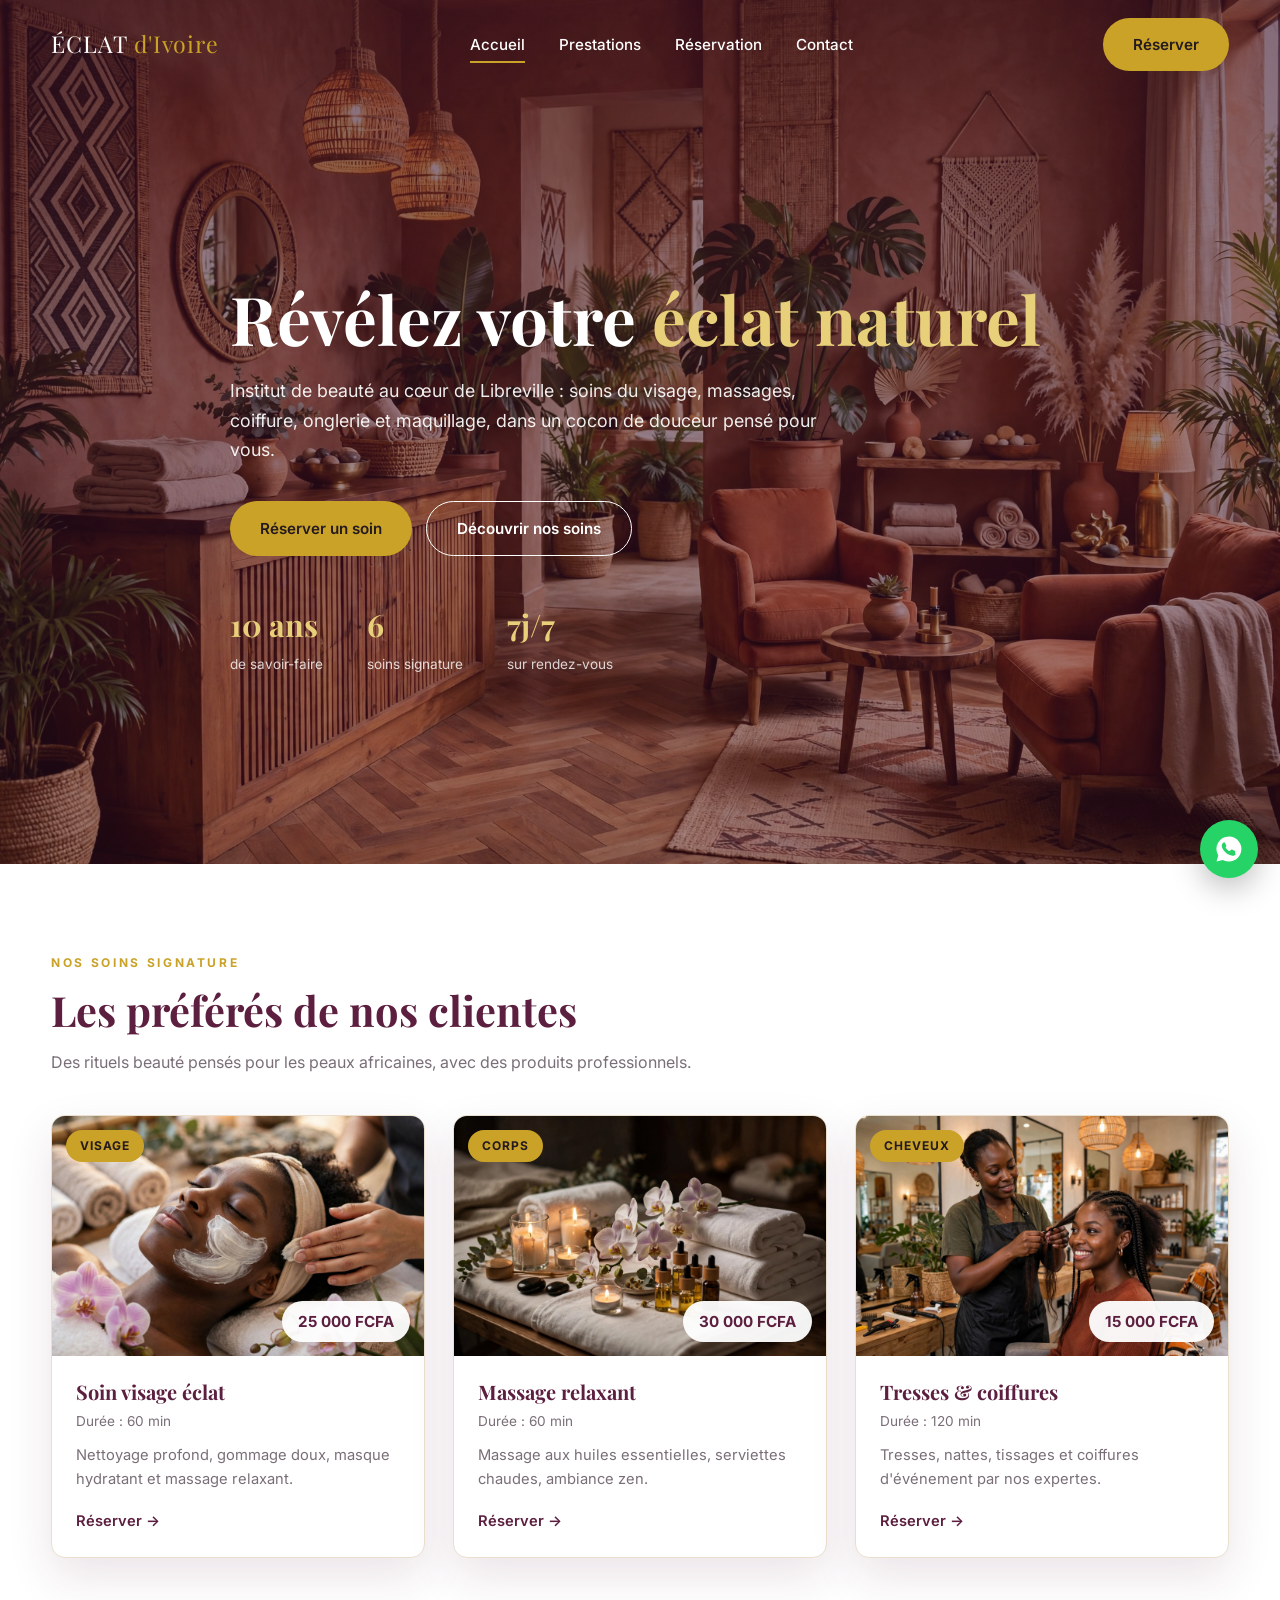
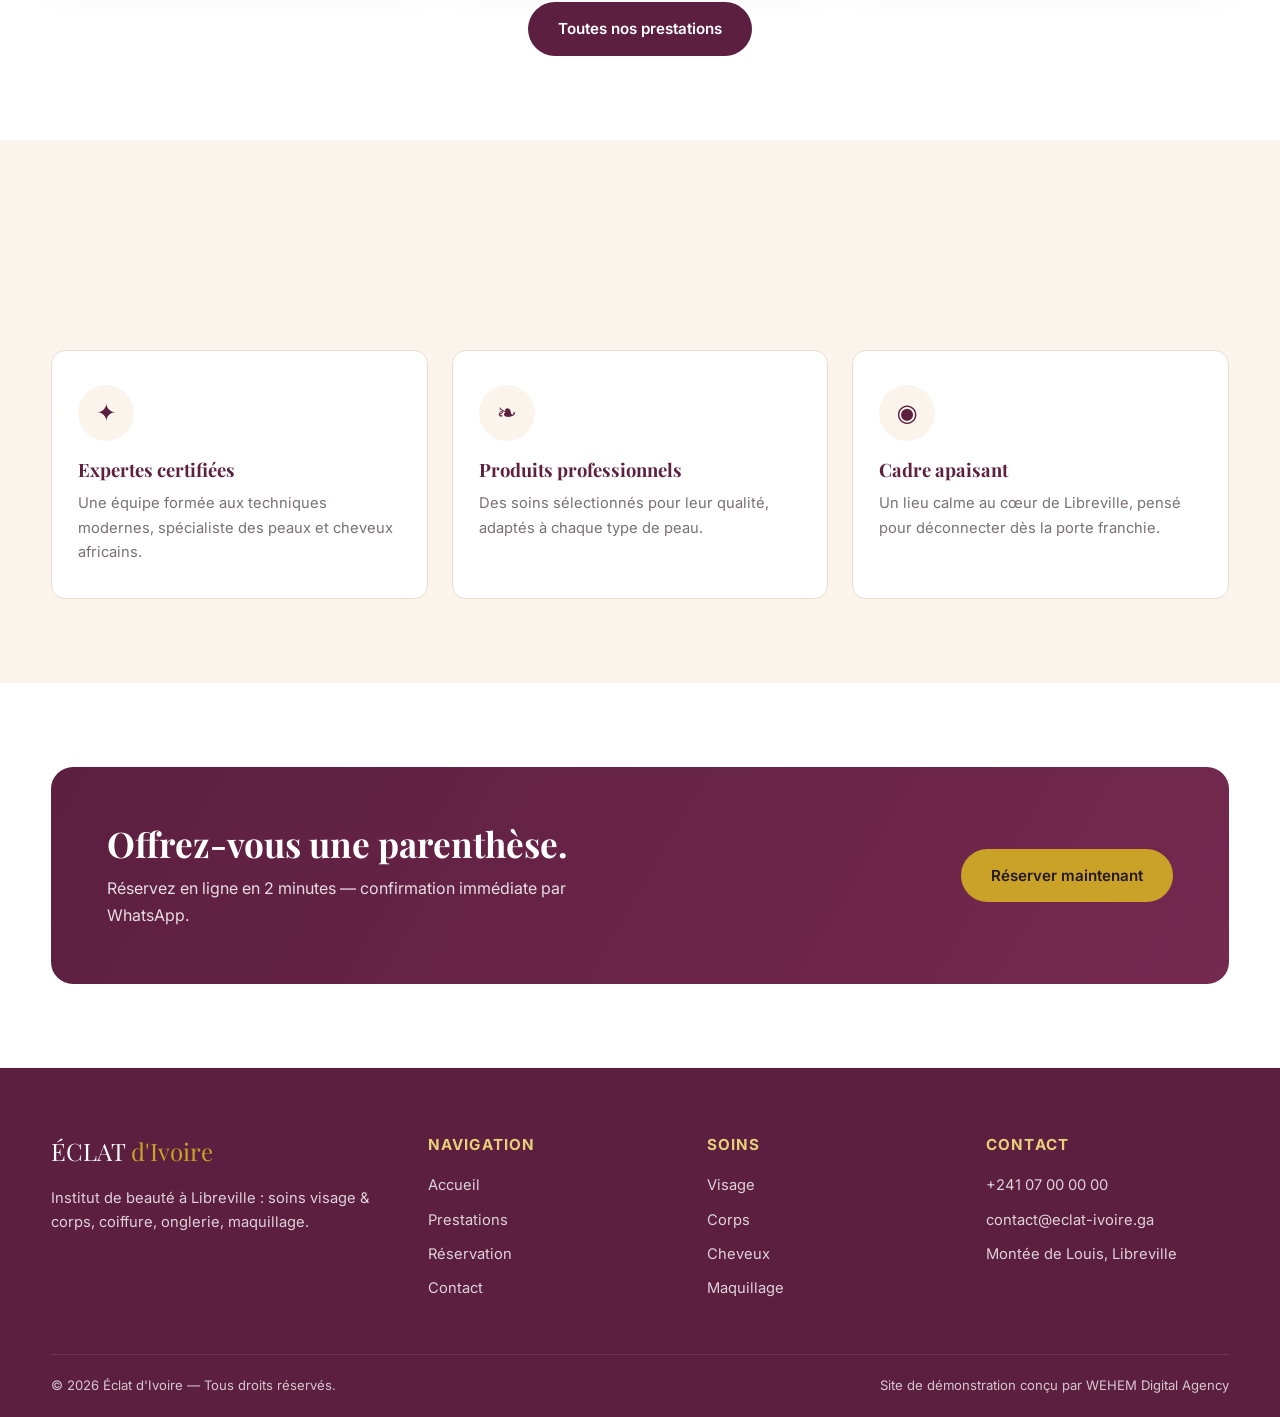
<file: index.html>
<!DOCTYPE html>
<html lang="fr">
<head>
<meta charset="UTF-8">
<meta name="viewport" content="width=device-width, initial-scale=1.0">
<title>Éclat d'Ivoire — Institut de beauté à Libreville</title>
<meta name="description" content="Éclat d'Ivoire : institut de beauté à Libreville. Soins visage, massage, coiffure, manucure, maquillage. Réservez votre moment détente.">
<link rel="preconnect" href="https://fonts.googleapis.com">
<link href="https://fonts.googleapis.com/css2?family=Playfair+Display:wght@500;600;700&family=Inter:wght@400;500;600;700&display=swap" rel="stylesheet">
<link rel="stylesheet" href="styles.css">
</head>
<body>

<header class="header" id="header">
  <div class="container">
    <a href="index.html" class="logo">ÉCLAT<span> d'Ivoire</span></a>
    <nav class="nav" id="nav">
      <a href="index.html">Accueil</a>
      <a href="prestations.html">Prestations</a>
      <a href="reservation.html">Réservation</a>
      <a href="contact.html">Contact</a>
    </nav>
    <div class="header-cta">
      <a class="btn btn--or" href="reservation.html">Réserver</a>
      <button class="burger" id="burger" aria-label="Menu"><span></span><span></span><span></span></button>
    </div>
  </div>
</header>

<section class="hero">
  <div class="container hero-contenu">
    <h1>Révélez votre <em>éclat naturel</em></h1>
    <p>Institut de beauté au cœur de Libreville : soins du visage, massages, coiffure,
       onglerie et maquillage, dans un cocon de douceur pensé pour vous.</p>
    <div class="hero-cta">
      <a class="btn btn--or" href="reservation.html">Réserver un soin</a>
      <a class="btn btn--ghost" href="prestations.html" style="border-color:#fff;color:#fff">Découvrir nos soins</a>
    </div>
    <div class="hero-stats">
      <div><strong>10 ans</strong><span>de savoir-faire</span></div>
      <div><strong>6</strong><span>soins signature</span></div>
      <div><strong>7j/7</strong><span>sur rendez-vous</span></div>
    </div>
  </div>
</section>

<section class="section">
  <div class="container">
    <span class="kicker reveal">Nos soins signature</span>
    <h2 class="titre-section reveal">Les préférés de nos clientes</h2>
    <p class="sous-titre reveal">Des rituels beauté pensés pour les peaux africaines, avec des produits professionnels.</p>
    <div class="grille-presta">
      <article class="carte-presta reveal">
        <a href="reservation.html?prestation=visage"><div class="carte-img">
          <img src="images/soin-visage.jpg" alt="Soin visage éclat" loading="lazy">
          <span class="badge">Visage</span><span class="prix-tag">25 000 FCFA</span>
        </div></a>
        <div class="carte-corps">
          <h3><a href="reservation.html?prestation=visage">Soin visage éclat</a></h3>
          <p class="carte-duree">Durée : 60 min</p>
          <p class="desc">Nettoyage profond, gommage doux, masque hydratant et massage relaxant.</p>
          <a class="carte-lien" href="reservation.html?prestation=visage">Réserver →</a>
        </div>
      </article>
      <article class="carte-presta reveal">
        <a href="reservation.html?prestation=massage"><div class="carte-img">
          <img src="images/massage.jpg" alt="Massage relaxant" loading="lazy">
          <span class="badge">Corps</span><span class="prix-tag">30 000 FCFA</span>
        </div></a>
        <div class="carte-corps">
          <h3><a href="reservation.html?prestation=massage">Massage relaxant</a></h3>
          <p class="carte-duree">Durée : 60 min</p>
          <p class="desc">Massage aux huiles essentielles, serviettes chaudes, ambiance zen.</p>
          <a class="carte-lien" href="reservation.html?prestation=massage">Réserver →</a>
        </div>
      </article>
      <article class="carte-presta reveal">
        <a href="reservation.html?prestation=coiffure"><div class="carte-img">
          <img src="images/coiffure.jpg" alt="Tresses et coiffures" loading="lazy">
          <span class="badge">Cheveux</span><span class="prix-tag">15 000 FCFA</span>
        </div></a>
        <div class="carte-corps">
          <h3><a href="reservation.html?prestation=coiffure">Tresses &amp; coiffures</a></h3>
          <p class="carte-duree">Durée : 120 min</p>
          <p class="desc">Tresses, nattes, tissages et coiffures d'événement par nos expertes.</p>
          <a class="carte-lien" href="reservation.html?prestation=coiffure">Réserver →</a>
        </div>
      </article>
    </div>
    <div class="centre reveal"><a class="btn btn--prune" href="prestations.html">Toutes nos prestations</a></div>
  </div>
</section>

<section class="section section--creme">
  <div class="container">
    <span class="kicker reveal">Pourquoi nous choisir</span>
    <h2 class="titre-section reveal">L'exigence d'un grand institut, l'âme d'une maison</h2>
    <div class="grille-atouts" style="margin-top:40px">
      <div class="atout reveal">
        <div class="atout-icone">✦</div>
        <h3>Expertes certifiées</h3>
        <p>Une équipe formée aux techniques modernes, spécialiste des peaux et cheveux africains.</p>
      </div>
      <div class="atout reveal">
        <div class="atout-icone">❧</div>
        <h3>Produits professionnels</h3>
        <p>Des soins sélectionnés pour leur qualité, adaptés à chaque type de peau.</p>
      </div>
      <div class="atout reveal">
        <div class="atout-icone">◉</div>
        <h3>Cadre apaisant</h3>
        <p>Un lieu calme au cœur de Libreville, pensé pour déconnecter dès la porte franchie.</p>
      </div>
    </div>
  </div>
</section>

<section class="section">
  <div class="container">
    <div class="bandeau reveal">
      <div>
        <h2>Offrez-vous une parenthèse.</h2>
        <p>Réservez en ligne en 2 minutes — confirmation immédiate par WhatsApp.</p>
      </div>
      <a class="btn btn--or" href="reservation.html">Réserver maintenant</a>
    </div>
  </div>
</section>

<footer>
  <div class="container">
    <div class="footer-grille">
      <div>
        <p class="footer-logo">ÉCLAT<span> d'Ivoire</span></p>
        <p style="opacity:.8;font-size:.92rem">Institut de beauté à Libreville : soins visage &amp; corps, coiffure, onglerie, maquillage.</p>
      </div>
      <div>
        <h4>Navigation</h4>
        <a href="index.html">Accueil</a>
        <a href="prestations.html">Prestations</a>
        <a href="reservation.html">Réservation</a>
        <a href="contact.html">Contact</a>
      </div>
      <div>
        <h4>Soins</h4>
        <a href="prestations.html">Visage</a>
        <a href="prestations.html">Corps</a>
        <a href="prestations.html">Cheveux</a>
        <a href="prestations.html">Maquillage</a>
      </div>
      <div>
        <h4>Contact</h4>
        <a href="tel:+24107000000">+241 07 00 00 00</a>
        <a href="mailto:contact@eclat-ivoire.ga">contact@eclat-ivoire.ga</a>
        <a href="contact.html">Montée de Louis, Libreville</a>
      </div>
    </div>
    <div class="footer-bas">
      <span>© <span id="annee"></span> Éclat d'Ivoire — Tous droits réservés.</span>
      <span>Site de démonstration conçu par <a href="https://wehem-agency.github.io/" style="display:inline">WEHEM Digital Agency</a></span>
    </div>
  </div>
</footer>

<a class="whatsapp-float" href="https://wa.me/24107000000" target="_blank" rel="noopener" aria-label="WhatsApp">
  <svg width="30" height="30" viewBox="0 0 24 24" fill="#fff"><path d="M12 2a10 10 0 0 0-8.6 15.1L2 22l5-1.3A10 10 0 1 0 12 2zm5.4 14.1c-.2.6-1.3 1.2-1.8 1.2-.5.1-1 .2-3.4-.7-2.9-1.2-4.7-4.1-4.9-4.3-.1-.2-1.1-1.5-1.1-2.9s.7-2 1-2.3c.2-.3.5-.3.7-.3h.5c.2 0 .4 0 .6.5s.8 1.9.8 2c.1.1.1.3 0 .5-.3.6-.6.8-.4 1.1.7 1.2 1.6 2 2.8 2.6.3.2.5.1.7-.1l.8-.9c.2-.3.4-.2.7-.1l2 1c.3.1.5.2.6.4 0 .1 0 .5-.2 1.3z"/></svg>
</a>

<script src="app.js"></script>
</body>
</html>
</file>
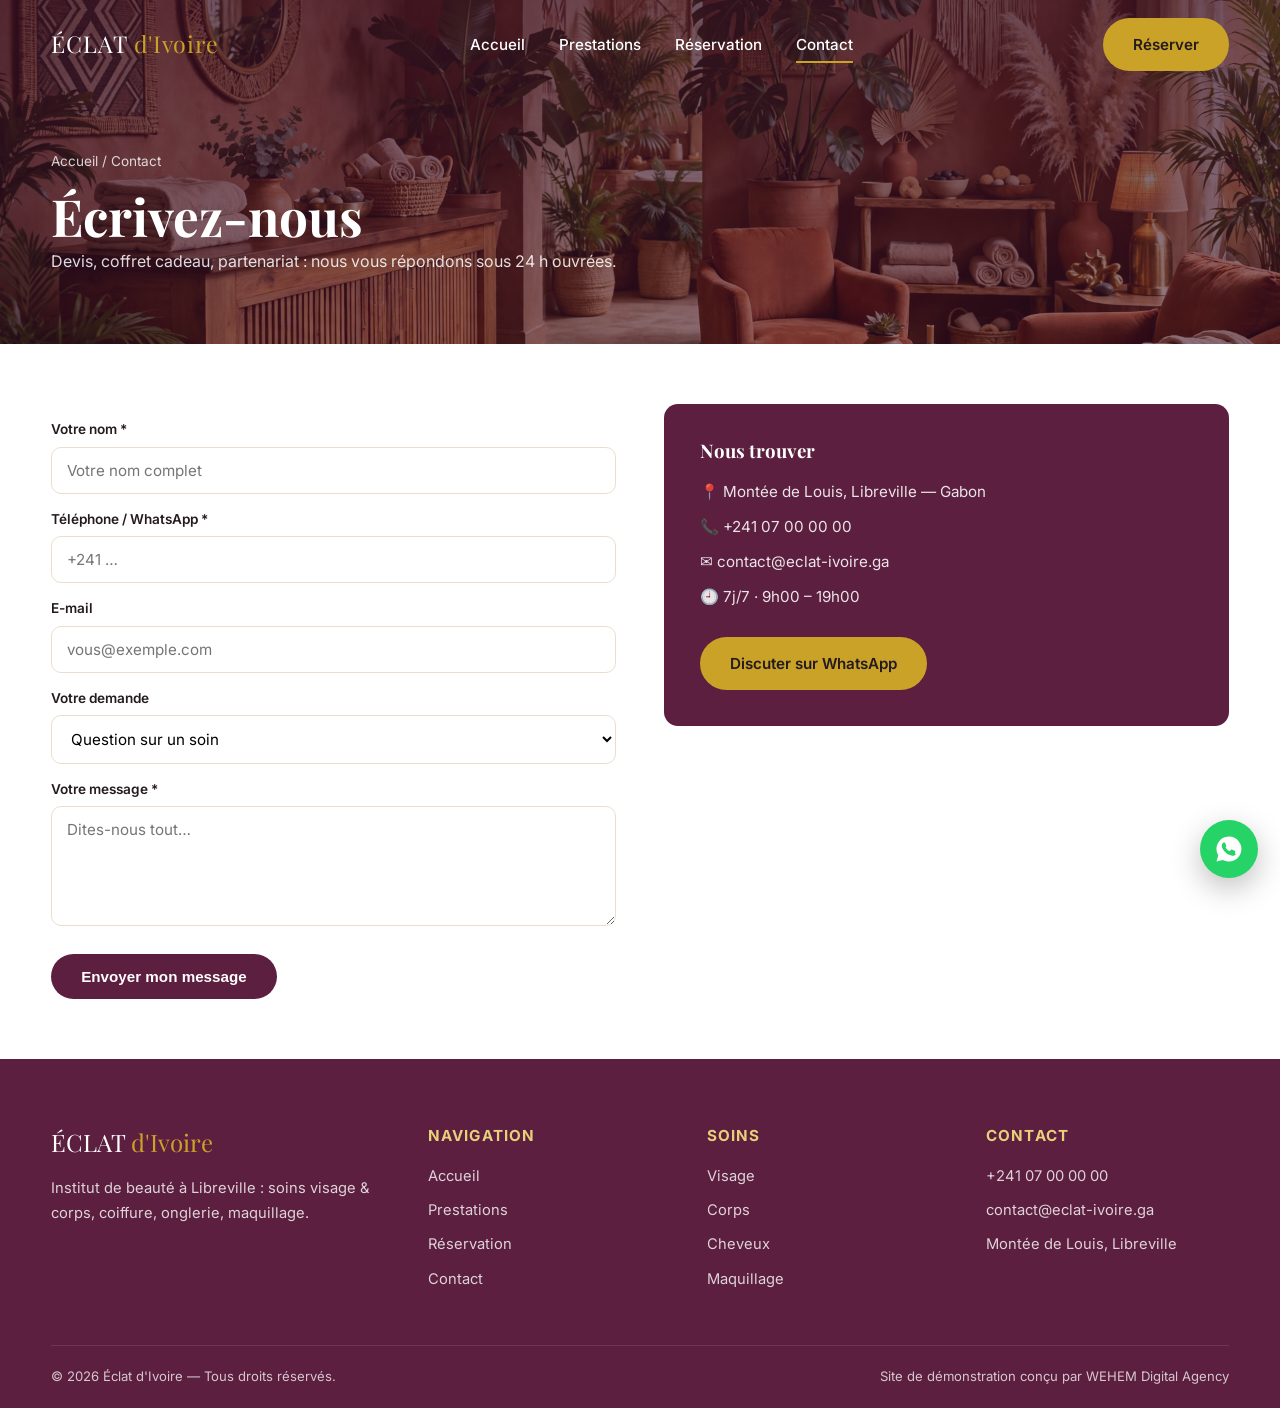
<file: contact.html>
<!DOCTYPE html>
<html lang="fr">
<head>
<meta charset="UTF-8">
<meta name="viewport" content="width=device-width, initial-scale=1.0">
<title>Contact — Éclat d'Ivoire, Libreville</title>
<meta name="description" content="Contactez l'institut Éclat d'Ivoire : devis, coffrets cadeaux, partenariats. Montée de Louis, Libreville.">
<link rel="preconnect" href="https://fonts.googleapis.com">
<link href="https://fonts.googleapis.com/css2?family=Playfair+Display:wght@500;600;700&family=Inter:wght@400;500;600;700&display=swap" rel="stylesheet">
<link rel="stylesheet" href="styles.css">
</head>
<body>

<header class="header" id="header">
  <div class="container">
    <a href="index.html" class="logo">ÉCLAT<span> d'Ivoire</span></a>
    <nav class="nav" id="nav">
      <a href="index.html">Accueil</a>
      <a href="prestations.html">Prestations</a>
      <a href="reservation.html">Réservation</a>
      <a href="contact.html">Contact</a>
    </nav>
    <div class="header-cta">
      <a class="btn btn--or" href="reservation.html">Réserver</a>
      <button class="burger" id="burger" aria-label="Menu"><span></span><span></span><span></span></button>
    </div>
  </div>
</header>

<section class="page-hero">
  <div class="container">
    <p class="fil-ariane">Accueil / Contact</p>
    <h1>Écrivez-nous</h1>
    <p style="opacity:.85;max-width:600px">Devis, coffret cadeau, partenariat : nous vous répondons sous 24 h ouvrées.</p>
  </div>
</section>

<div class="container">
  <div class="contact-grille">
    <div class="reveal">
      <form class="formulaire" data-demo>
        <label for="c-nom">Votre nom *</label>
        <input id="c-nom" type="text" required placeholder="Votre nom complet">
        <label for="c-tel">Téléphone / WhatsApp *</label>
        <input id="c-tel" type="tel" required placeholder="+241 …">
        <label for="c-email">E-mail</label>
        <input id="c-email" type="email" placeholder="vous@exemple.com">
        <label for="c-sujet">Votre demande</label>
        <select id="c-sujet">
          <option>Question sur un soin</option>
          <option>Coffret cadeau</option>
          <option>Devis événement / mariée</option>
          <option>Partenariat</option>
          <option>Autre demande</option>
        </select>
        <label for="c-msg">Votre message *</label>
        <textarea id="c-msg" required placeholder="Dites-nous tout…"></textarea>
        <button class="btn btn--prune" type="submit" style="margin-top:20px">Envoyer mon message</button>
        <p class="form-ok">✓ Message envoyé ! Nous vous répondrons sous 24 h ouvrées.</p>
      </form>
    </div>
    <div>
      <div class="carte-adresse reveal">
        <h3>Nous trouver</h3>
        <p>📍 Montée de Louis, Libreville — Gabon</p>
        <p>📞 <a href="tel:+24107000000">+241 07 00 00 00</a></p>
        <p>✉️ <a href="mailto:contact@eclat-ivoire.ga">contact@eclat-ivoire.ga</a></p>
        <p>🕘 7j/7 · 9h00 – 19h00</p>
        <a class="btn btn--or" href="https://wa.me/24107000000" target="_blank" rel="noopener" style="margin-top:18px">Discuter sur WhatsApp</a>
      </div>
    </div>
  </div>
</div>

<footer>
  <div class="container">
    <div class="footer-grille">
      <div>
        <p class="footer-logo">ÉCLAT<span> d'Ivoire</span></p>
        <p style="opacity:.8;font-size:.92rem">Institut de beauté à Libreville : soins visage &amp; corps, coiffure, onglerie, maquillage.</p>
      </div>
      <div>
        <h4>Navigation</h4>
        <a href="index.html">Accueil</a>
        <a href="prestations.html">Prestations</a>
        <a href="reservation.html">Réservation</a>
        <a href="contact.html">Contact</a>
      </div>
      <div>
        <h4>Soins</h4>
        <a href="prestations.html">Visage</a>
        <a href="prestations.html">Corps</a>
        <a href="prestations.html">Cheveux</a>
        <a href="prestations.html">Maquillage</a>
      </div>
      <div>
        <h4>Contact</h4>
        <a href="tel:+24107000000">+241 07 00 00 00</a>
        <a href="mailto:contact@eclat-ivoire.ga">contact@eclat-ivoire.ga</a>
        <a href="contact.html">Montée de Louis, Libreville</a>
      </div>
    </div>
    <div class="footer-bas">
      <span>© <span id="annee"></span> Éclat d'Ivoire — Tous droits réservés.</span>
      <span>Site de démonstration conçu par <a href="https://wehem-agency.github.io/" style="display:inline">WEHEM Digital Agency</a></span>
    </div>
  </div>
</footer>

<a class="whatsapp-float" href="https://wa.me/24107000000" target="_blank" rel="noopener" aria-label="WhatsApp">
  <svg width="30" height="30" viewBox="0 0 24 24" fill="#fff"><path d="M12 2a10 10 0 0 0-8.6 15.1L2 22l5-1.3A10 10 0 1 0 12 2zm5.4 14.1c-.2.6-1.3 1.2-1.8 1.2-.5.1-1 .2-3.4-.7-2.9-1.2-4.7-4.1-4.9-4.3-.1-.2-1.1-1.5-1.1-2.9s.7-2 1-2.3c.2-.3.5-.3.7-.3h.5c.2 0 .4 0 .6.5s.8 1.9.8 2c.1.1.1.3 0 .5-.3.6-.6.8-.4 1.1.7 1.2 1.6 2 2.8 2.6.3.2.5.1.7-.1l.8-.9c.2-.3.4-.2.7-.1l2 1c.3.1.5.2.6.4 0 .1 0 .5-.2 1.3z"/></svg>
</a>

<script src="app.js"></script>
</body>
</html>
</file>
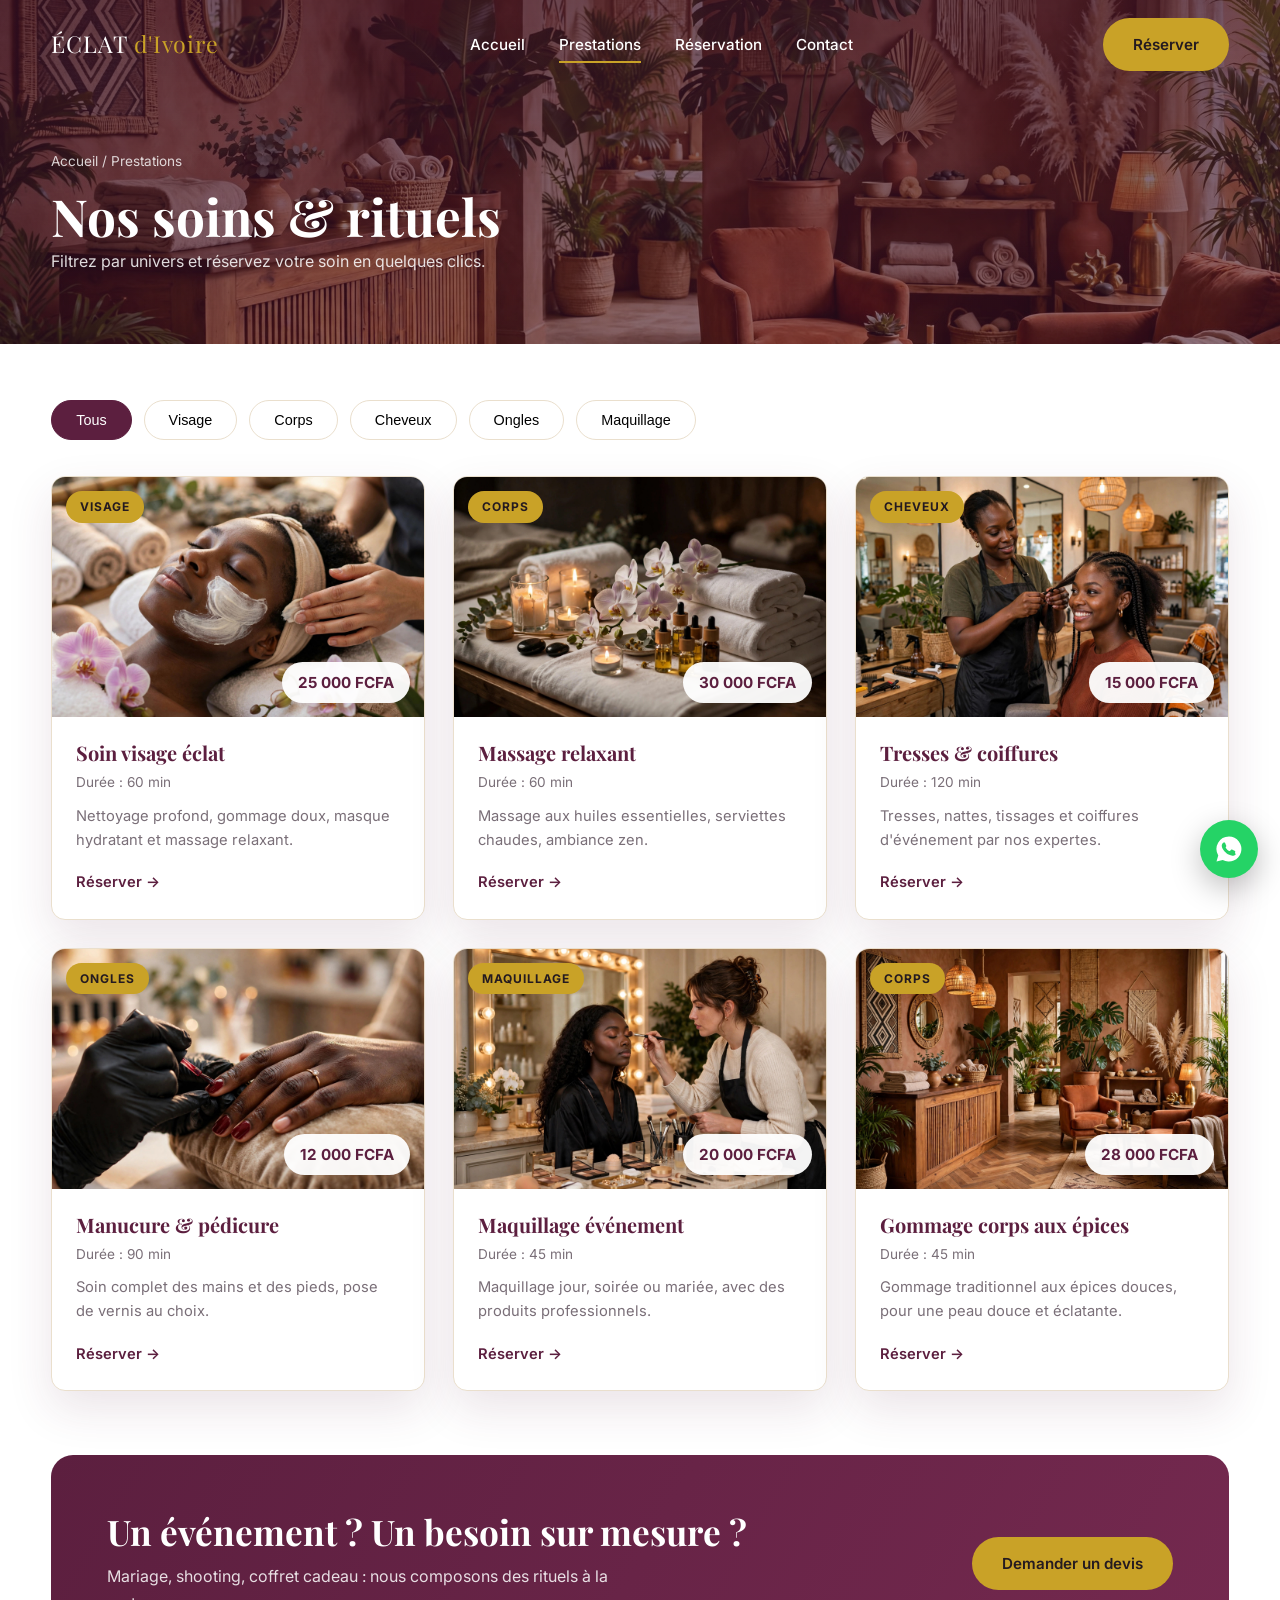
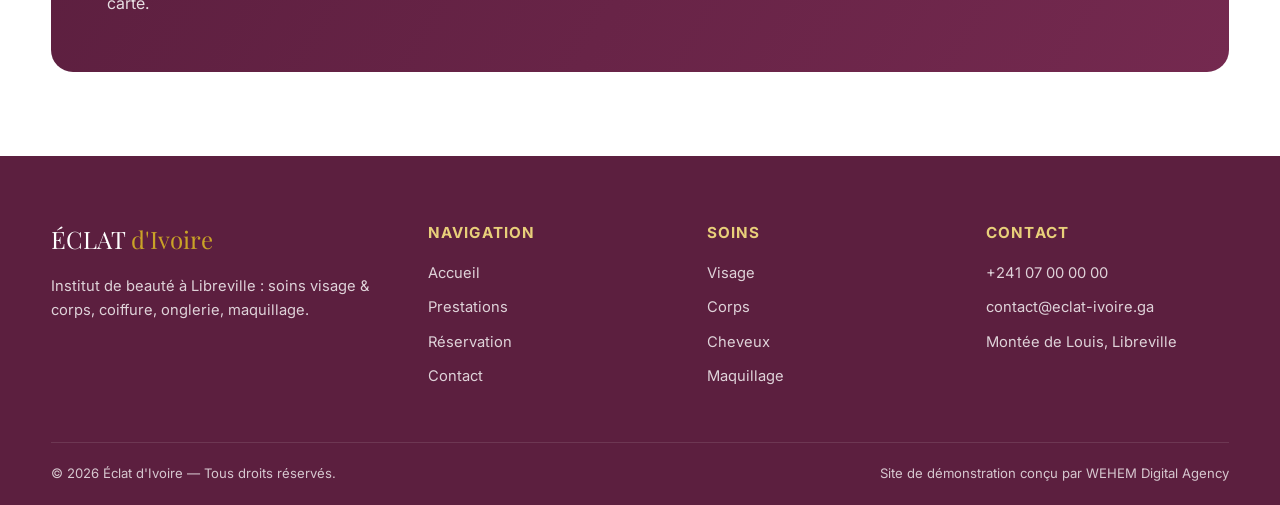
<file: prestations.html>
<!DOCTYPE html>
<html lang="fr">
<head>
<meta charset="UTF-8">
<meta name="viewport" content="width=device-width, initial-scale=1.0">
<title>Nos prestations — Éclat d'Ivoire, Libreville</title>
<meta name="description" content="Tous nos soins : visage, corps, cheveux, ongles, maquillage. Tarifs en FCFA, réservation en ligne.">
<link rel="preconnect" href="https://fonts.googleapis.com">
<link href="https://fonts.googleapis.com/css2?family=Playfair+Display:wght@500;600;700&family=Inter:wght@400;500;600;700&display=swap" rel="stylesheet">
<link rel="stylesheet" href="styles.css">
</head>
<body>

<header class="header" id="header">
  <div class="container">
    <a href="index.html" class="logo">ÉCLAT<span> d'Ivoire</span></a>
    <nav class="nav" id="nav">
      <a href="index.html">Accueil</a>
      <a href="prestations.html">Prestations</a>
      <a href="reservation.html">Réservation</a>
      <a href="contact.html">Contact</a>
    </nav>
    <div class="header-cta">
      <a class="btn btn--or" href="reservation.html">Réserver</a>
      <button class="burger" id="burger" aria-label="Menu"><span></span><span></span><span></span></button>
    </div>
  </div>
</header>

<section class="page-hero">
  <div class="container">
    <p class="fil-ariane">Accueil / Prestations</p>
    <h1>Nos soins &amp; rituels</h1>
    <p style="opacity:.85;max-width:600px">Filtrez par univers et réservez votre soin en quelques clics.</p>
  </div>
</section>

<section class="section" style="padding-top:56px">
  <div class="container">
    <div class="filtres reveal">
      <button class="filtre-btn actif" data-cat="">Tous</button>
      <button class="filtre-btn" data-cat="visage">Visage</button>
      <button class="filtre-btn" data-cat="corps">Corps</button>
      <button class="filtre-btn" data-cat="cheveux">Cheveux</button>
      <button class="filtre-btn" data-cat="ongles">Ongles</button>
      <button class="filtre-btn" data-cat="maquillage">Maquillage</button>
    </div>
    <div class="grille-presta" id="grille-presta"></div>
    <div class="bandeau reveal" style="margin-top:64px">
      <div>
        <h2>Un événement ? Un besoin sur mesure ?</h2>
        <p>Mariage, shooting, coffret cadeau : nous composons des rituels à la carte.</p>
      </div>
      <a class="btn btn--or" href="contact.html">Demander un devis</a>
    </div>
  </div>
</section>

<footer>
  <div class="container">
    <div class="footer-grille">
      <div>
        <p class="footer-logo">ÉCLAT<span> d'Ivoire</span></p>
        <p style="opacity:.8;font-size:.92rem">Institut de beauté à Libreville : soins visage &amp; corps, coiffure, onglerie, maquillage.</p>
      </div>
      <div>
        <h4>Navigation</h4>
        <a href="index.html">Accueil</a>
        <a href="prestations.html">Prestations</a>
        <a href="reservation.html">Réservation</a>
        <a href="contact.html">Contact</a>
      </div>
      <div>
        <h4>Soins</h4>
        <a href="prestations.html">Visage</a>
        <a href="prestations.html">Corps</a>
        <a href="prestations.html">Cheveux</a>
        <a href="prestations.html">Maquillage</a>
      </div>
      <div>
        <h4>Contact</h4>
        <a href="tel:+24107000000">+241 07 00 00 00</a>
        <a href="mailto:contact@eclat-ivoire.ga">contact@eclat-ivoire.ga</a>
        <a href="contact.html">Montée de Louis, Libreville</a>
      </div>
    </div>
    <div class="footer-bas">
      <span>© <span id="annee"></span> Éclat d'Ivoire — Tous droits réservés.</span>
      <span>Site de démonstration conçu par <a href="https://wehem-agency.github.io/" style="display:inline">WEHEM Digital Agency</a></span>
    </div>
  </div>
</footer>

<a class="whatsapp-float" href="https://wa.me/24107000000" target="_blank" rel="noopener" aria-label="WhatsApp">
  <svg width="30" height="30" viewBox="0 0 24 24" fill="#fff"><path d="M12 2a10 10 0 0 0-8.6 15.1L2 22l5-1.3A10 10 0 1 0 12 2zm5.4 14.1c-.2.6-1.3 1.2-1.8 1.2-.5.1-1 .2-3.4-.7-2.9-1.2-4.7-4.1-4.9-4.3-.1-.2-1.1-1.5-1.1-2.9s.7-2 1-2.3c.2-.3.5-.3.7-.3h.5c.2 0 .4 0 .6.5s.8 1.9.8 2c.1.1.1.3 0 .5-.3.6-.6.8-.4 1.1.7 1.2 1.6 2 2.8 2.6.3.2.5.1.7-.1l.8-.9c.2-.3.4-.2.7-.1l2 1c.3.1.5.2.6.4 0 .1 0 .5-.2 1.3z"/></svg>
</a>

<script src="app.js"></script>
</body>
</html>
</file>
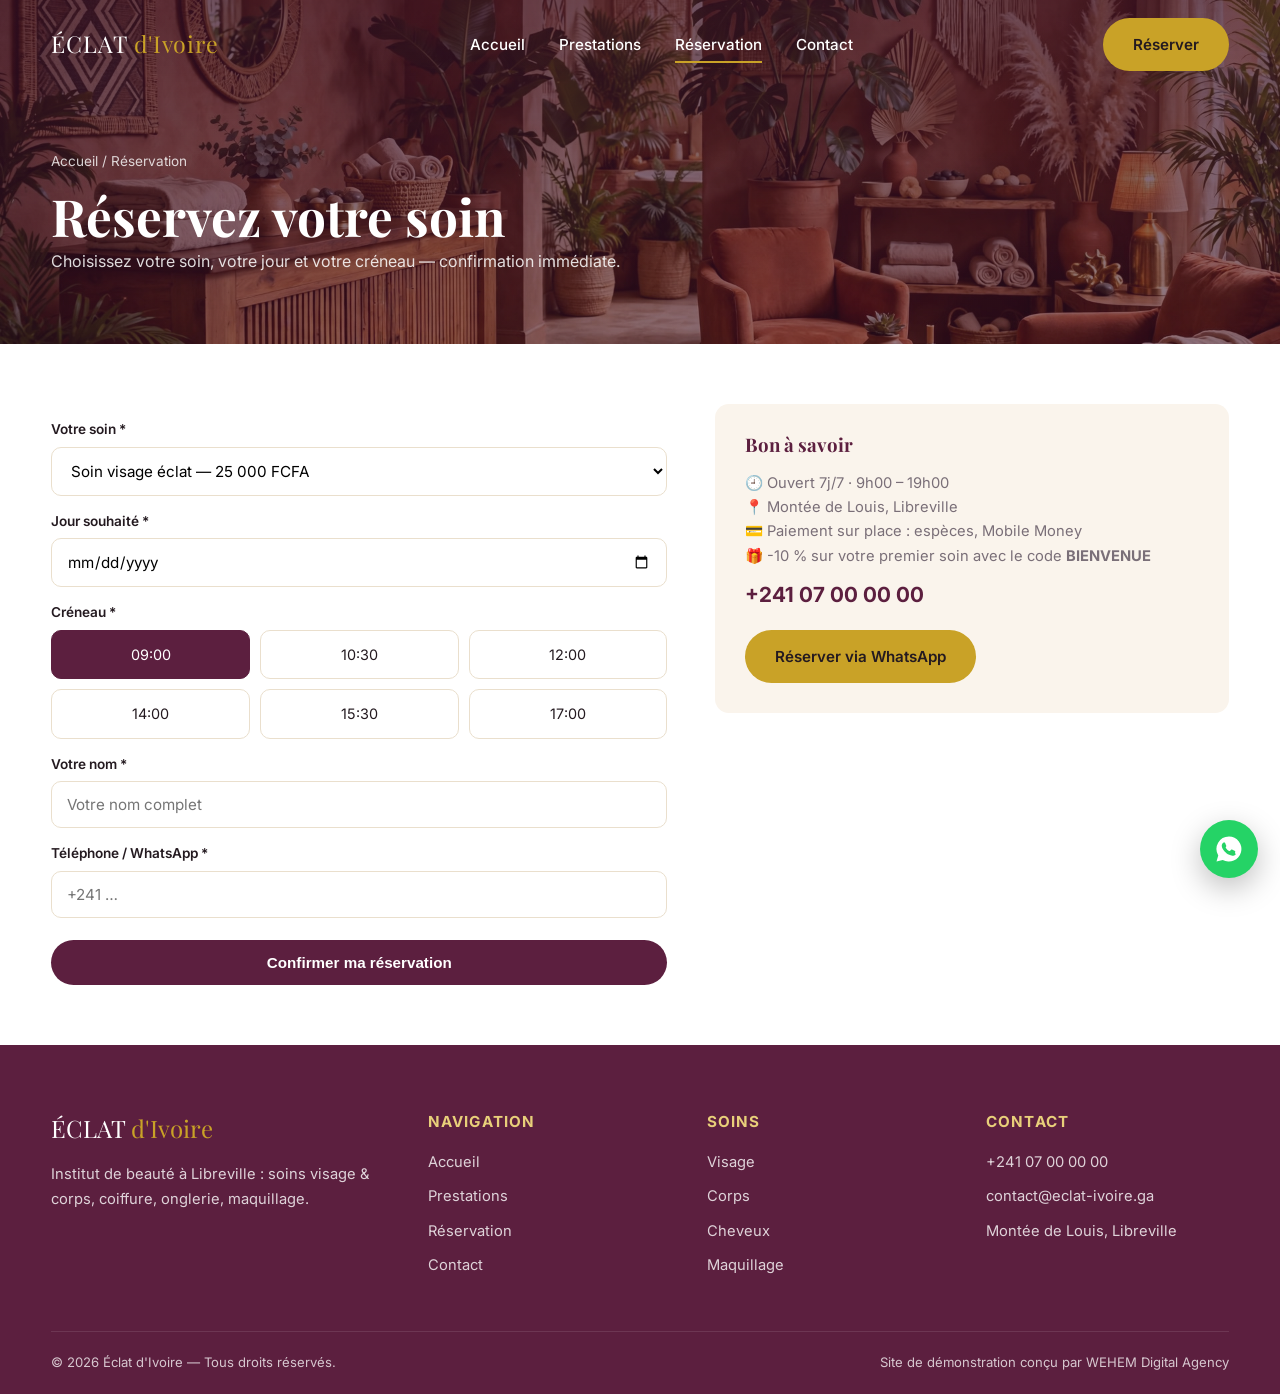
<file: reservation.html>
<!DOCTYPE html>
<html lang="fr">
<head>
<meta charset="UTF-8">
<meta name="viewport" content="width=device-width, initial-scale=1.0">
<title>Réservation — Éclat d'Ivoire, Libreville</title>
<meta name="description" content="Réservez votre soin en ligne : choisissez votre prestation, votre jour et votre créneau. Confirmation immédiate.">
<link rel="preconnect" href="https://fonts.googleapis.com">
<link href="https://fonts.googleapis.com/css2?family=Playfair+Display:wght@500;600;700&family=Inter:wght@400;500;600;700&display=swap" rel="stylesheet">
<link rel="stylesheet" href="styles.css">
</head>
<body>

<header class="header" id="header">
  <div class="container">
    <a href="index.html" class="logo">ÉCLAT<span> d'Ivoire</span></a>
    <nav class="nav" id="nav">
      <a href="index.html">Accueil</a>
      <a href="prestations.html">Prestations</a>
      <a href="reservation.html">Réservation</a>
      <a href="contact.html">Contact</a>
    </nav>
    <div class="header-cta">
      <a class="btn btn--or" href="reservation.html">Réserver</a>
      <button class="burger" id="burger" aria-label="Menu"><span></span><span></span><span></span></button>
    </div>
  </div>
</header>

<section class="page-hero">
  <div class="container">
    <p class="fil-ariane">Accueil / Réservation</p>
    <h1>Réservez votre soin</h1>
    <p style="opacity:.85;max-width:600px">Choisissez votre soin, votre jour et votre créneau — confirmation immédiate.</p>
  </div>
</section>

<div class="container">
  <div class="resa-grille">
    <div class="reveal">
      <form class="formulaire" id="form-resa" data-demo>
        <label for="r-prestation">Votre soin *</label>
        <select id="r-prestation" required></select>
        <label for="r-date">Jour souhaité *</label>
        <input id="r-date" type="date" required>
        <label>Créneau *</label>
        <div class="creneaux" id="creneaux"></div>
        <input type="hidden" id="r-creneau">
        <label for="r-nom">Votre nom *</label>
        <input id="r-nom" type="text" required placeholder="Votre nom complet">
        <label for="r-tel">Téléphone / WhatsApp *</label>
        <input id="r-tel" type="tel" required placeholder="+241 …">
        <button class="btn btn--prune" type="submit" style="width:100%;justify-content:center;margin-top:22px">Confirmer ma réservation</button>
        <p class="form-ok">✓ Réservation envoyée ! Nous vous confirmons par WhatsApp dans l'heure.</p>
      </form>
    </div>
    <aside>
      <div class="encadre reveal">
        <h3>Bon à savoir</h3>
        <p style="font-size:.92rem;color:var(--gris)">🕘 Ouvert 7j/7 · 9h00 – 19h00</p>
        <p style="font-size:.92rem;color:var(--gris)">📍 Montée de Louis, Libreville</p>
        <p style="font-size:.92rem;color:var(--gris)">💳 Paiement sur place : espèces, Mobile Money</p>
        <p style="font-size:.92rem;color:var(--gris)">🎁 -10 % sur votre premier soin avec le code <strong>BIENVENUE</strong></p>
        <a class="tel" href="tel:+24107000000">+241 07 00 00 00</a>
        <a class="btn btn--or" href="https://wa.me/24107000000" target="_blank" rel="noopener">Réserver via WhatsApp</a>
      </div>
    </aside>
  </div>
</div>

<footer>
  <div class="container">
    <div class="footer-grille">
      <div>
        <p class="footer-logo">ÉCLAT<span> d'Ivoire</span></p>
        <p style="opacity:.8;font-size:.92rem">Institut de beauté à Libreville : soins visage &amp; corps, coiffure, onglerie, maquillage.</p>
      </div>
      <div>
        <h4>Navigation</h4>
        <a href="index.html">Accueil</a>
        <a href="prestations.html">Prestations</a>
        <a href="reservation.html">Réservation</a>
        <a href="contact.html">Contact</a>
      </div>
      <div>
        <h4>Soins</h4>
        <a href="prestations.html">Visage</a>
        <a href="prestations.html">Corps</a>
        <a href="prestations.html">Cheveux</a>
        <a href="prestations.html">Maquillage</a>
      </div>
      <div>
        <h4>Contact</h4>
        <a href="tel:+24107000000">+241 07 00 00 00</a>
        <a href="mailto:contact@eclat-ivoire.ga">contact@eclat-ivoire.ga</a>
        <a href="contact.html">Montée de Louis, Libreville</a>
      </div>
    </div>
    <div class="footer-bas">
      <span>© <span id="annee"></span> Éclat d'Ivoire — Tous droits réservés.</span>
      <span>Site de démonstration conçu par <a href="https://wehem-agency.github.io/" style="display:inline">WEHEM Digital Agency</a></span>
    </div>
  </div>
</footer>

<a class="whatsapp-float" href="https://wa.me/24107000000" target="_blank" rel="noopener" aria-label="WhatsApp">
  <svg width="30" height="30" viewBox="0 0 24 24" fill="#fff"><path d="M12 2a10 10 0 0 0-8.6 15.1L2 22l5-1.3A10 10 0 1 0 12 2zm5.4 14.1c-.2.6-1.3 1.2-1.8 1.2-.5.1-1 .2-3.4-.7-2.9-1.2-4.7-4.1-4.9-4.3-.1-.2-1.1-1.5-1.1-2.9s.7-2 1-2.3c.2-.3.5-.3.7-.3h.5c.2 0 .4 0 .6.5s.8 1.9.8 2c.1.1.1.3 0 .5-.3.6-.6.8-.4 1.1.7 1.2 1.6 2 2.8 2.6.3.2.5.1.7-.1l.8-.9c.2-.3.4-.2.7-.1l2 1c.3.1.5.2.6.4 0 .1 0 .5-.2 1.3z"/></svg>
</a>

<script src="app.js"></script>
</body>
</html>
</file>
<file: styles.css>
/* ÉCLAT D'IVOIRE — Institut de beauté (site de démonstration WEHEM) */
:root{
  --prune:#5c1f3f; --prune-2:#74294f; --or:#c9a227; --or-clair:#e8cf7a;
  --creme:#faf4ec; --blanc:#ffffff; --encre:#241a20; --gris:#7a6f78;
  --bord:#eadfcd; --ombre:0 18px 45px rgba(92,31,63,.12);
  --rayon:14px; --font-titre:'Playfair Display',Georgia,serif; --font-texte:'Inter',system-ui,sans-serif;
}
*{margin:0;padding:0;box-sizing:border-box}
html{scroll-behavior:smooth}
body{font-family:var(--font-texte);color:var(--encre);background:var(--blanc);line-height:1.65;font-size:16px}
img{max-width:100%;display:block}
a{color:inherit;text-decoration:none}
.container{width:min(1180px,92%);margin:0 auto}
h1,h2,h3{font-family:var(--font-titre);line-height:1.2;color:var(--prune)}
.section{padding:84px 0}
.section--creme{background:var(--creme)}
.kicker{display:inline-block;text-transform:uppercase;letter-spacing:.22em;font-size:.75rem;color:var(--or);font-weight:700;margin-bottom:12px}
.titre-section{font-size:clamp(1.7rem,3.4vw,2.6rem);margin-bottom:14px}
.sous-titre{color:var(--gris);max-width:640px;margin-bottom:40px}
.btn{display:inline-flex;align-items:center;gap:10px;padding:14px 30px;border-radius:999px;font-weight:600;border:none;cursor:pointer;transition:.25s;font-size:.95rem}
.btn--or{background:var(--or);color:#241a20}
.btn--or:hover{background:var(--or-clair);transform:translateY(-2px)}
.btn--prune{background:var(--prune);color:#fff}
.btn--prune:hover{background:var(--prune-2);transform:translateY(-2px)}
.btn--ghost{border:1.5px solid var(--prune);color:var(--prune);background:transparent}
.btn--ghost:hover{background:var(--prune);color:#fff}

/* Header */
.header{position:fixed;inset:0 0 auto 0;z-index:50;transition:.3s;padding:18px 0}
.header .container{display:flex;align-items:center;justify-content:space-between}
.header--scrolled{background:rgba(255,255,255,.96);backdrop-filter:blur(10px);box-shadow:0 4px 24px rgba(0,0,0,.08);padding:12px 0}
.logo{font-family:var(--font-titre);font-size:1.45rem;color:#fff;letter-spacing:.04em}
.logo span{color:var(--or)}
.header--scrolled .logo{color:var(--prune)}
.nav{display:flex;gap:34px;align-items:center}
.nav a{color:#fff;font-weight:500;font-size:.95rem;position:relative}
.header--scrolled .nav a{color:var(--prune)}
.nav a::after{content:"";position:absolute;left:0;bottom:-6px;width:0;height:2px;background:var(--or);transition:.25s}
.nav a:hover::after,.nav a.actif::after{width:100%}
.header-cta{display:flex;gap:12px;align-items:center}
.burger{display:none;background:none;border:none;cursor:pointer;flex-direction:column;gap:5px;padding:6px}
.burger span{width:26px;height:2.5px;background:#fff;border-radius:2px;transition:.3s}
.header--scrolled .burger span{background:var(--prune)}

/* Hero */
.hero{min-height:96vh;display:flex;align-items:center;position:relative;color:#fff;
  background:linear-gradient(rgba(60,18,40,.62),rgba(60,18,40,.42)),url('images/hero-spa.jpg') center/cover}
.hero-contenu{padding-top:90px;max-width:820px}
.hero h1{color:#fff;font-size:clamp(2.4rem,5.5vw,4.2rem);margin-bottom:18px}
.hero h1 em{color:var(--or-clair);font-style:normal}
.hero p{font-size:1.12rem;opacity:.92;margin-bottom:36px;max-width:620px}
.hero-cta{display:flex;gap:14px;flex-wrap:wrap}
.hero-stats{display:flex;gap:44px;margin-top:44px}
.hero-stats div strong{display:block;font-family:var(--font-titre);font-size:1.9rem;color:var(--or-clair)}
.hero-stats div span{font-size:.85rem;opacity:.8}

/* Cartes prestations */
.grille-presta{display:grid;grid-template-columns:repeat(3,1fr);gap:28px}
.carte-presta{background:#fff;border-radius:var(--rayon);overflow:hidden;box-shadow:var(--ombre);transition:.3s;border:1px solid var(--bord)}
.carte-presta:hover{transform:translateY(-6px)}
.carte-img{position:relative;height:240px;overflow:hidden}
.carte-img img{width:100%;height:100%;object-fit:cover;transition:.5s}
.carte-presta:hover .carte-img img{transform:scale(1.06)}
.badge{position:absolute;top:14px;left:14px;background:var(--or);color:#241a20;font-size:.75rem;font-weight:700;
  padding:6px 14px;border-radius:999px;text-transform:uppercase;letter-spacing:.08em}
.prix-tag{position:absolute;bottom:14px;right:14px;background:rgba(255,255,255,.95);color:var(--prune);
  font-weight:700;padding:8px 16px;border-radius:999px;font-size:.95rem}
.carte-corps{padding:24px}
.carte-corps h3{font-size:1.25rem;margin-bottom:6px}
.carte-duree{color:var(--gris);font-size:.85rem;margin-bottom:10px}
.carte-corps p.desc{font-size:.92rem;color:var(--gris);margin-bottom:16px}
.carte-lien{color:var(--prune);font-weight:600;font-size:.92rem}
.carte-lien:hover{color:var(--or)}
.centre{text-align:center;margin-top:44px}

/* Filtres */
.filtres{display:flex;gap:12px;flex-wrap:wrap;margin-bottom:36px}
.filtre-btn{padding:11px 24px;border-radius:999px;border:1.5px solid var(--bord);background:#fff;
  cursor:pointer;font-size:.9rem;font-weight:500;transition:.2s}
.filtre-btn:hover{border-color:var(--prune)}
.filtre-btn.actif{background:var(--prune);color:#fff;border-color:var(--prune)}
.vide{text-align:center;padding:60px;color:var(--gris);grid-column:1/-1}

/* Bandeau */
.bandeau{background:linear-gradient(120deg,var(--prune),var(--prune-2));color:#fff;border-radius:22px;
  padding:56px;display:flex;align-items:center;justify-content:space-between;gap:32px;flex-wrap:wrap}
.bandeau h2{color:#fff;font-size:clamp(1.5rem,3vw,2.2rem);margin-bottom:10px}
.bandeau p{opacity:.85;max-width:520px}

/* Atouts */
.grille-atouts{display:grid;grid-template-columns:repeat(3,1fr);gap:24px}
.atout{background:#fff;border:1px solid var(--bord);border-radius:var(--rayon);padding:34px 26px}
.atout-icone{width:56px;height:56px;border-radius:50%;background:var(--creme);color:var(--prune);
  display:flex;align-items:center;justify-content:center;font-size:1.5rem;margin-bottom:18px}
.atout h3{font-size:1.15rem;margin-bottom:10px}
.atout p{font-size:.92rem;color:var(--gris)}

/* Page hero */
.page-hero{background:linear-gradient(rgba(60,18,40,.72),rgba(60,18,40,.55)),url('images/hero-spa.jpg') center/cover;
  padding:150px 0 70px;color:#fff}
.page-hero h1{color:#fff;font-size:clamp(2rem,4.5vw,3.2rem)}
.fil-ariane{font-size:.85rem;opacity:.8;margin-bottom:14px}

/* Formulaires */
.formulaire label{display:block;font-size:.85rem;font-weight:600;margin:14px 0 6px}
.formulaire input,.formulaire select,.formulaire textarea{width:100%;padding:13px 15px;border:1.5px solid var(--bord);
  border-radius:10px;font-size:.95rem;font-family:var(--font-texte);outline:none;transition:.2s;background:#fff}
.formulaire input:focus,.formulaire select:focus,.formulaire textarea:focus{border-color:var(--or)}
.formulaire textarea{min-height:120px;resize:vertical}
.form-ok{display:none;background:#e9f7ef;border:1px solid #9ed9b4;color:#1d6b3c;border-radius:10px;padding:16px;margin-top:16px}
.resa-grille{display:grid;grid-template-columns:1.2fr 1fr;gap:48px;padding:60px 0;align-items:start}
.encadre{background:var(--creme);border-radius:var(--rayon);padding:30px;position:sticky;top:110px}
.encadre h3{margin-bottom:14px}
.encadre .tel{font-size:1.3rem;font-weight:700;color:var(--prune);margin:10px 0 18px;display:block}
.creneaux{display:grid;grid-template-columns:repeat(3,1fr);gap:10px;margin-top:6px}
.creneau{padding:12px;border:1.5px solid var(--bord);border-radius:10px;text-align:center;cursor:pointer;font-size:.9rem;background:#fff;transition:.2s}
.creneau:hover{border-color:var(--prune)}
.creneau.choisi{background:var(--prune);color:#fff;border-color:var(--prune)}

/* Contact */
.contact-grille{display:grid;grid-template-columns:1fr 1fr;gap:48px;padding:60px 0;align-items:start}
.carte-adresse{background:var(--prune);color:#fff;border-radius:var(--rayon);padding:36px}
.carte-adresse h3{color:#fff;margin-bottom:16px}
.carte-adresse p{opacity:.88;margin-bottom:10px;font-size:.95rem}

/* Footer */
footer{background:var(--prune);color:#fff;padding:64px 0 0}
.footer-grille{display:grid;grid-template-columns:1.4fr 1fr 1fr 1fr;gap:36px;padding-bottom:44px}
.footer-grille h4{color:var(--or-clair);margin-bottom:16px;font-size:.95rem;text-transform:uppercase;letter-spacing:.08em}
.footer-grille a{display:block;opacity:.8;margin-bottom:10px;font-size:.92rem}
.footer-grille a:hover{opacity:1;color:var(--or-clair)}
.footer-logo{font-family:var(--font-titre);font-size:1.5rem;margin-bottom:14px}
.footer-logo span{color:var(--or)}
.footer-bas{border-top:1px solid rgba(255,255,255,.14);padding:20px 0;display:flex;justify-content:space-between;
  gap:12px;flex-wrap:wrap;font-size:.82rem;opacity:.75}

/* Divers */
.whatsapp-float{position:fixed;right:22px;bottom:22px;z-index:60;width:58px;height:58px;border-radius:50%;
  background:#25d366;display:flex;align-items:center;justify-content:center;box-shadow:0 10px 30px rgba(0,0,0,.25);transition:.25s}
.whatsapp-float:hover{transform:scale(1.1)}
.reveal{opacity:0;transform:translateY(28px);transition:opacity .7s,transform .7s}
.reveal.visible{opacity:1;transform:none}

@media(max-width:1024px){
  .grille-presta{grid-template-columns:repeat(2,1fr)}
  .grille-atouts{grid-template-columns:repeat(2,1fr)}
  .resa-grille,.contact-grille{grid-template-columns:1fr}
  .footer-grille{grid-template-columns:1fr 1fr}
}
@media(max-width:768px){
  .nav{position:fixed;inset:0 0 0 auto;width:min(320px,84vw);background:var(--prune);flex-direction:column;
    align-items:flex-start;padding:100px 36px;gap:26px;transform:translateX(100%);transition:.35s}
  .nav.ouvert{transform:none}
  .nav a{color:#fff!important;font-size:1.1rem}
  .burger{display:flex;z-index:60}
  .burger.ouvert span:nth-child(1){transform:translateY(7.5px) rotate(45deg)}
  .burger.ouvert span:nth-child(2){opacity:0}
  .burger.ouvert span:nth-child(3){transform:translateY(-7.5px) rotate(-45deg)}
  .header-cta .btn{display:none}
  .grille-presta,.grille-atouts{grid-template-columns:1fr}
  .hero-stats{flex-wrap:wrap;gap:24px}
  .bandeau{padding:36px 28px}
  .section{padding:60px 0}
  .creneaux{grid-template-columns:repeat(2,1fr)}
}
</file>
